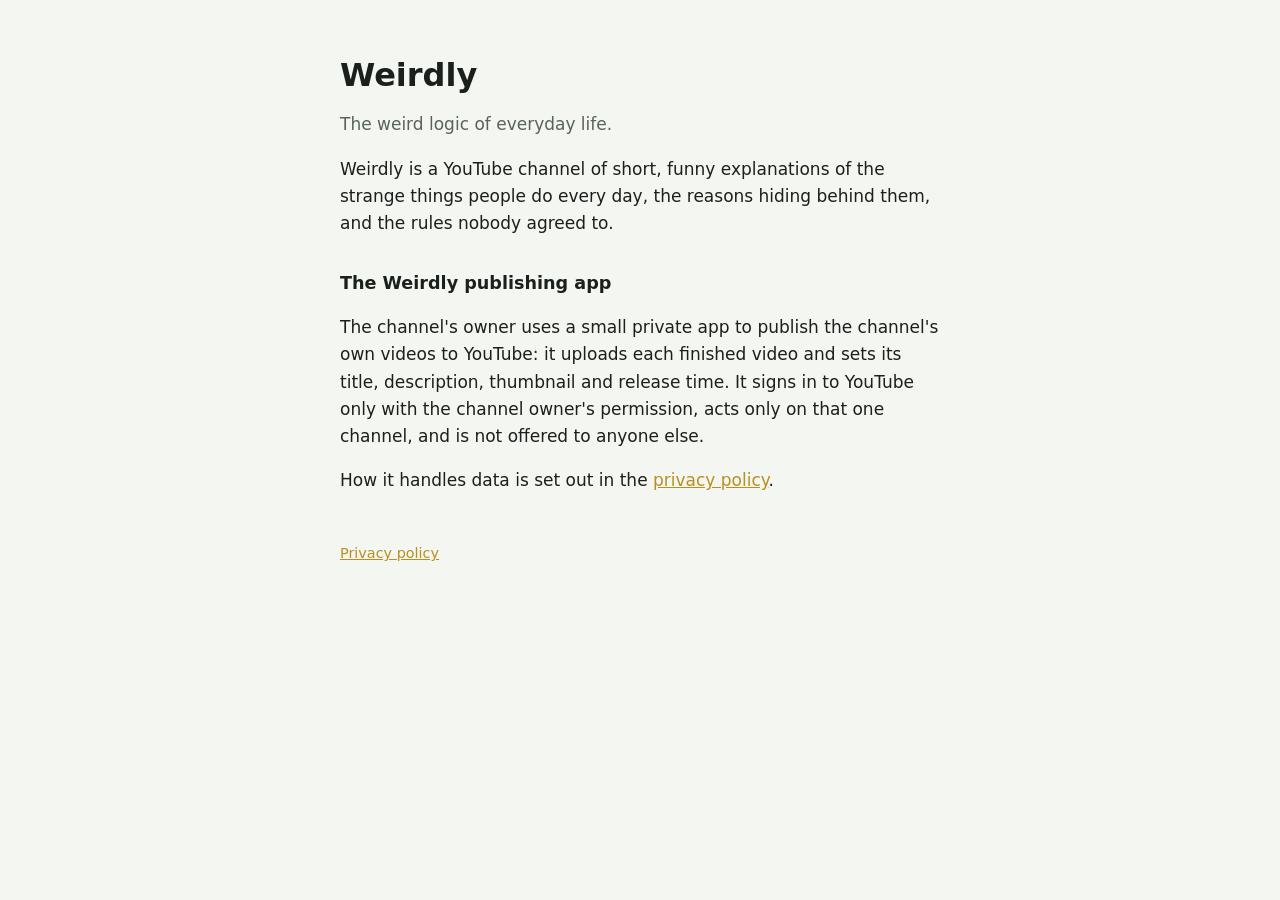
<file: index.html>
<!doctype html>
<html lang="en">
<head>
<meta charset="utf-8">
<meta name="viewport" content="width=device-width, initial-scale=1">
<title>Weirdly</title>
<meta name="description" content="Weirdly, a YouTube channel about the weird logic of everyday life.">
<link rel="stylesheet" href="style.css">
</head>
<body>
<main>
  <h1>Weirdly</h1>
  <p class="dim">The weird logic of everyday life.</p>
  <p>Weirdly is a YouTube channel of short, funny explanations of the strange things people do every day, the reasons hiding behind them, and the rules nobody agreed to.</p>
  <h2>The Weirdly publishing app</h2>
  <p>The channel's owner uses a small private app to publish the channel's own videos to YouTube: it uploads each finished video and sets its title, description, thumbnail and release time. It signs in to YouTube only with the channel owner's permission, acts only on that one channel, and is not offered to anyone else.</p>
  <p>How it handles data is set out in the <a href="privacy.html">privacy policy</a>.</p>
  <footer><a href="privacy.html">Privacy policy</a></footer>
</main>
</body>
</html>
</file>
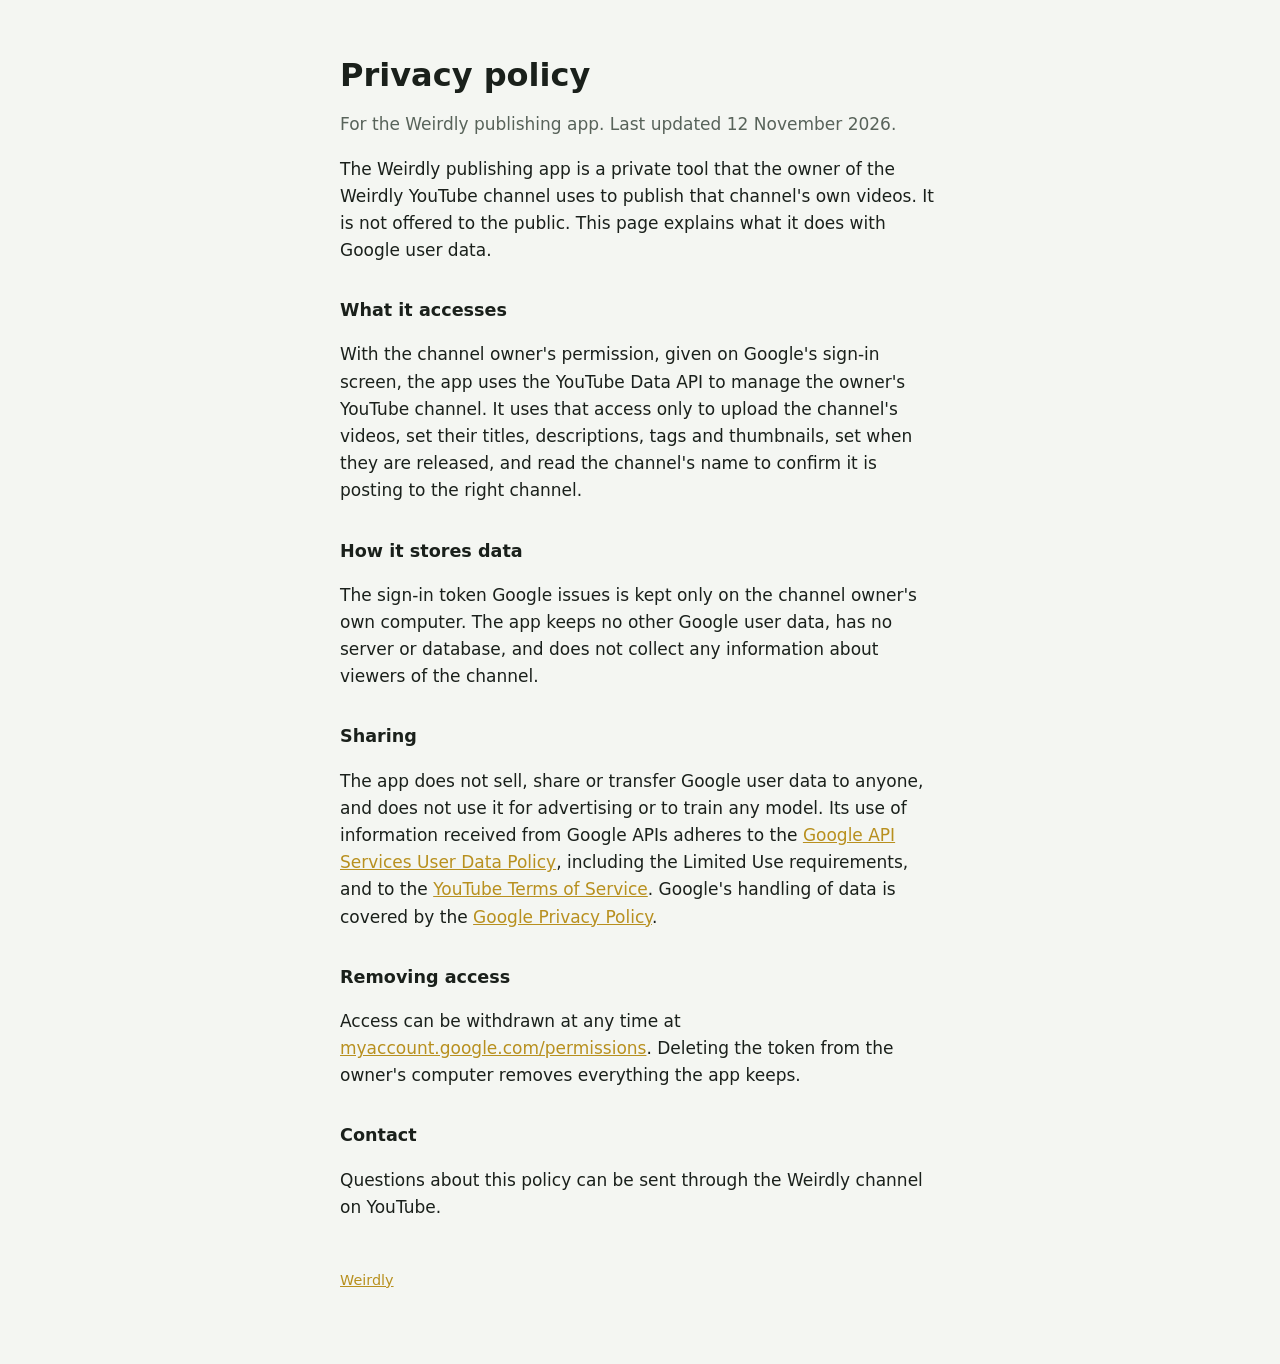
<file: privacy.html>
<!doctype html>
<html lang="en">
<head>
<meta charset="utf-8">
<meta name="viewport" content="width=device-width, initial-scale=1">
<title>Weirdly Privacy Policy</title>
<link rel="stylesheet" href="style.css">
</head>
<body>
<main>
  <h1>Privacy policy</h1>
  <p class="dim">For the Weirdly publishing app. Last updated 12 November 2026.</p>

  <p>The Weirdly publishing app is a private tool that the owner of the Weirdly YouTube channel uses to publish that channel's own videos. It is not offered to the public. This page explains what it does with Google user data.</p>

  <h2>What it accesses</h2>
  <p>With the channel owner's permission, given on Google's sign-in screen, the app uses the YouTube Data API to manage the owner's YouTube channel. It uses that access only to upload the channel's videos, set their titles, descriptions, tags and thumbnails, set when they are released, and read the channel's name to confirm it is posting to the right channel.</p>

  <h2>How it stores data</h2>
  <p>The sign-in token Google issues is kept only on the channel owner's own computer. The app keeps no other Google user data, has no server or database, and does not collect any information about viewers of the channel.</p>

  <h2>Sharing</h2>
  <p>The app does not sell, share or transfer Google user data to anyone, and does not use it for advertising or to train any model. Its use of information received from Google APIs adheres to the <a href="https://developers.google.com/terms/api-services-user-data-policy">Google API Services User Data Policy</a>, including the Limited Use requirements, and to the <a href="https://www.youtube.com/t/terms">YouTube Terms of Service</a>. Google's handling of data is covered by the <a href="https://policies.google.com/privacy">Google Privacy Policy</a>.</p>

  <h2>Removing access</h2>
  <p>Access can be withdrawn at any time at <a href="https://myaccount.google.com/permissions">myaccount.google.com/permissions</a>. Deleting the token from the owner's computer removes everything the app keeps.</p>

  <h2>Contact</h2>
  <p>Questions about this policy can be sent through the Weirdly channel on YouTube.</p>

  <footer><a href="./">Weirdly</a></footer>
</main>
</body>
</html>
</file>
<file: style.css>
:root { --bg: #f4f6f2; --fg: #1a201b; --dim: #58635a; --accent: #b8901f; }
@media (prefers-color-scheme: dark) { :root { --bg: #141815; --fg: #e8ece5; --dim: #9ca79e; --accent: #e3b94a; } }
* { box-sizing: border-box; }
body { margin: 0; background: var(--bg); color: var(--fg); font: 17px/1.6 system-ui, -apple-system, "Segoe UI", Roboto, sans-serif; }
main { max-width: 640px; margin: 0 auto; padding: 56px 20px 72px; }
h1 { font-size: 2rem; line-height: 1.2; margin: 0 0 12px; }
h2 { font-size: 1.1rem; margin: 32px 0 6px; }
p, li { color: var(--fg); }
.dim { color: var(--dim); }
a { color: var(--accent); }
footer { margin-top: 48px; font-size: 0.9rem; color: var(--dim); }
</file>
